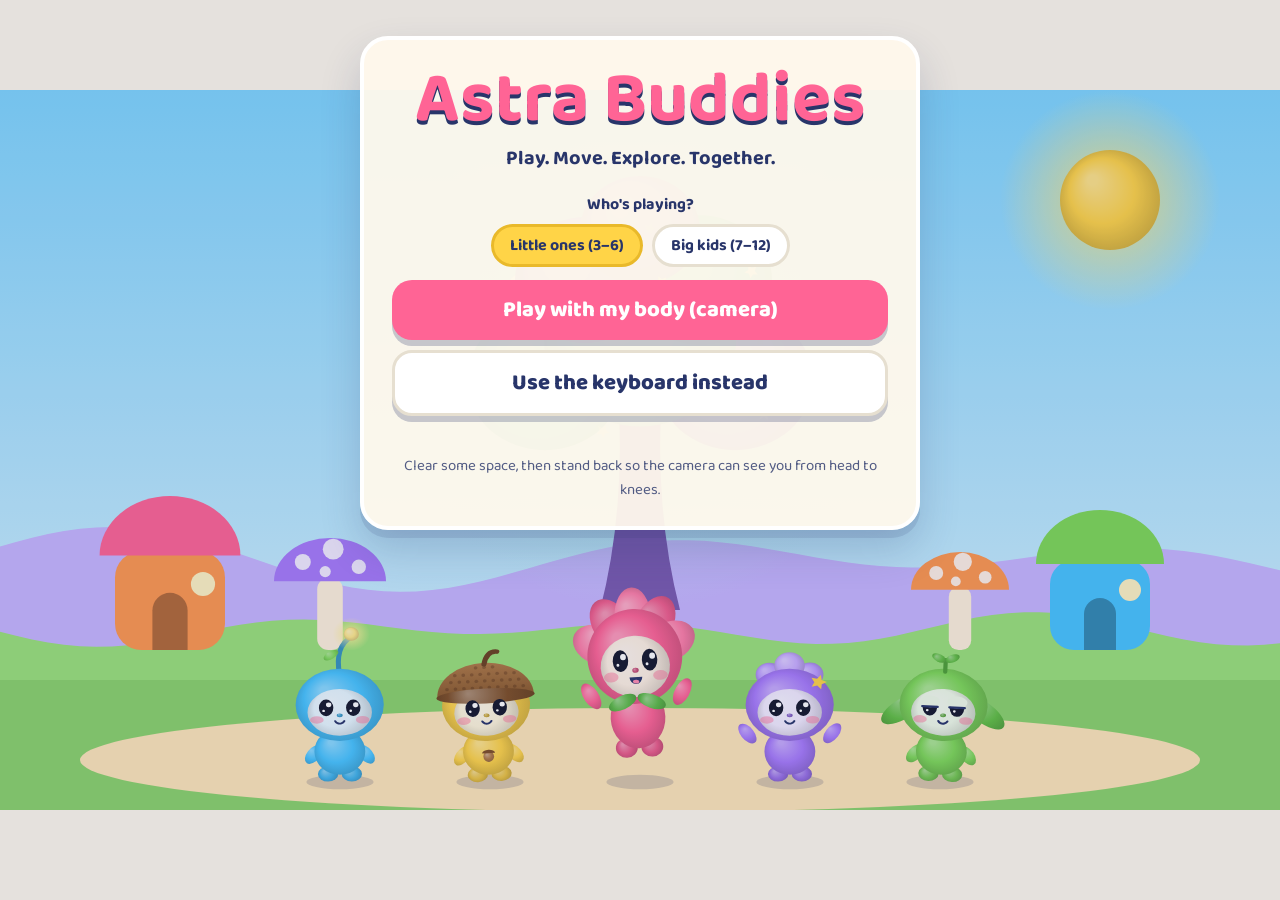
<file: archive/v1/index.html>
<!doctype html>
<html lang="en">
<head>
  <meta charset="utf-8">
  <meta name="viewport" content="width=device-width, initial-scale=1">
  <title>Astra Buddies</title>
  <link rel="preconnect" href="https://fonts.googleapis.com">
  <link rel="preconnect" href="https://fonts.gstatic.com" crossorigin>
  <link href="https://fonts.googleapis.com/css2?family=Baloo+2:wght@500;700;800&display=swap" rel="stylesheet">
  <link rel="stylesheet" href="style.css">
</head>
<body>
  <canvas id="stage"></canvas>
  <video id="cam" playsinline muted></video>

  <div id="preview" hidden>
    <canvas id="preview-canvas" width="320" height="240"></canvas>
    <div id="track-chip">Step into view</div>
  </div>

  <button id="btn-quit" class="quit" hidden aria-label="Back to menu">✕</button>
  <div id="lost-banner" hidden>We can't see you!<br><small>Step back so your whole body fits in the camera.</small></div>

  <section class="screen" id="screen-start">
    <div class="panel">
      <h1 class="logo">Astra Buddies</h1>
      <p class="tagline">Play. Move. Explore. Together.</p>
      <div class="age">
        <span>Who's playing?</span>
        <button class="chip on" data-age="little">Little ones (3–6)</button>
        <button class="chip" data-age="big">Big kids (7–12)</button>
      </div>
      <button id="btn-camera" class="big pink">Play with my body (camera)</button>
      <button id="btn-keys" class="big ghost">Use the keyboard instead</button>
      <p class="status" id="start-status" role="status"></p>
      <p class="note">Clear some space, then stand back so the camera can see you from head to knees.</p>
    </div>
  </section>

  <section class="screen" id="screen-pick" hidden>
    <div class="panel wide">
      <h2>Pick an adventure</h2>
      <div class="cards">
        <button class="card" data-game="hop">
          <span class="region blue">Bubble Bay</span>
          <strong>Poppy's Bubble Hop</strong>
          <span>The wobbly bubbles are rolling in! Jump to help Poppy hop over them.</span>
          <span class="moves">Move: jump</span>
        </button>
        <button class="card" data-game="freeze">
          <span class="region purple">Star Square</span>
          <strong>Mimi's Freeze Dance</strong>
          <span>Dance while the music plays. When it stops, freeze like a statue!</span>
          <span class="moves">Move: dance, freeze</span>
        </button>
      </div>
      <p class="note" id="controls-hint"></p>
      <button id="btn-back" class="link">← Change settings</button>
    </div>
  </section>

  <section class="screen" id="screen-results" hidden>
    <div class="panel">
      <h2 id="results-title"></h2>
      <div class="stars" id="results-stars"></div>
      <ul id="results-lines"></ul>
      <p class="message" id="results-message"></p>
      <div class="row">
        <button id="btn-again" class="big pink">Play again</button>
        <button id="btn-menu" class="big ghost">More games</button>
      </div>
    </div>
  </section>

  <script type="module" src="js/main.js"></script>
</body>
</html>
</file>
<file: archive/v1/style.css>
:root {
  --pink: #FF6495;
  --yellow: #FFD447;
  --blue: #48C5FF;
  --green: #7ED957;
  --purple: #A77BFA;
  --orange: #FF984F;
  --navy: #28356A;
  --cream: #FFF9ED;
}

* { box-sizing: border-box; }

html, body {
  margin: 0;
  height: 100%;
  overflow: hidden;
  background: var(--cream);
  color: var(--navy);
  font-family: "Baloo 2", system-ui, sans-serif;
}

#stage { position: fixed; inset: 0; width: 100%; height: 100%; display: block; }
#cam { display: none; }

.screen {
  position: fixed;
  inset: 0;
  display: flex;
  justify-content: center;
  align-items: flex-start;
  padding: 4vh 16px;
  overflow-y: auto;
  background: rgba(40, 53, 106, 0.12);
}
.screen[hidden] { display: none; }

.panel {
  width: 100%;
  max-width: 560px;
  padding: 24px 28px;
  border: 4px solid #fff;
  border-radius: 28px;
  background: rgba(255, 249, 237, 0.95);
  box-shadow: 0 8px 0 rgba(40, 53, 106, 0.12), 0 20px 40px rgba(40, 53, 106, 0.2);
  text-align: center;
}
.panel.wide { max-width: 760px; }

h2 { margin: 0 0 4px; font-size: 34px; line-height: 1.1; }

.logo {
  margin: 0;
  font-size: clamp(42px, 8vw, 72px);
  line-height: 1;
  color: var(--pink);
  text-shadow: 0 4px 0 var(--navy);
}
.tagline { margin: 6px 0 18px; font-size: 20px; font-weight: 700; }

button { font: inherit; color: inherit; cursor: pointer; border: 0; }
button:focus-visible { outline: 4px solid var(--orange); outline-offset: 3px; }

.age { margin-bottom: 10px; font-weight: 700; }
.age span { display: block; margin-bottom: 4px; }
.chip {
  margin: 3px;
  padding: 6px 16px;
  border: 3px solid #E6DFD0;
  border-radius: 999px;
  background: #fff;
  font-weight: 700;
}
.chip.on { background: var(--yellow); border-color: #E9B92A; }

.big {
  display: block;
  width: 100%;
  margin: 10px 0;
  padding: 12px 20px;
  border-radius: 20px;
  font-size: 22px;
  font-weight: 800;
  box-shadow: 0 6px 0 rgba(40, 53, 106, 0.25);
  transition: transform 0.08s, box-shadow 0.08s;
}
.big:active { transform: translateY(4px); box-shadow: 0 2px 0 rgba(40, 53, 106, 0.25); }
.big:disabled { opacity: 0.6; cursor: wait; }
.pink { background: var(--pink); color: #fff; }
.ghost { background: #fff; border: 3px solid #E6DFD0; }

.status { min-height: 1.4em; margin: 6px 0; font-weight: 700; }
.status.error { color: #D43D6B; }
.note { margin: 6px 0 0; font-size: 15px; opacity: 0.8; }

.cards {
  display: grid;
  grid-template-columns: repeat(auto-fit, minmax(240px, 1fr));
  gap: 16px;
  margin: 16px 0;
}
.card {
  display: flex;
  flex-direction: column;
  gap: 6px;
  padding: 18px;
  border: 4px solid transparent;
  border-radius: 22px;
  background: #fff;
  text-align: left;
  font-size: 17px;
  box-shadow: 0 6px 0 rgba(40, 53, 106, 0.15);
}
.card:hover { border-color: var(--orange); }
.card strong { font-size: 26px; line-height: 1.1; }
.region {
  align-self: flex-start;
  padding: 1px 12px;
  border-radius: 999px;
  color: #fff;
  font-size: 14px;
  font-weight: 800;
}
.region.blue { background: var(--blue); }
.region.purple { background: var(--purple); }
.moves { font-weight: 800; color: var(--orange); }

.link { background: none; text-decoration: underline; font-weight: 700; margin-top: 8px; }

.stars { font-size: 60px; letter-spacing: 8px; color: #E6DFD0; line-height: 1.2; }
.stars .lit { color: var(--yellow); text-shadow: 0 3px 0 #E0A800; }
#results-lines { margin: 8px 0; padding: 0; list-style: none; font-size: 20px; font-weight: 700; }
.message { font-size: 18px; }
.row { display: flex; gap: 12px; }
.row .big { flex: 1; }

#preview {
  position: fixed;
  right: 16px;
  bottom: 16px;
  width: min(240px, 30vw);
  overflow: hidden;
  border: 4px solid #fff;
  border-radius: 18px;
  background: #000;
  box-shadow: 0 8px 20px rgba(40, 53, 106, 0.3);
}
#preview canvas { display: block; width: 100%; height: auto; }
#track-chip {
  position: absolute;
  top: 6px;
  left: 6px;
  padding: 0 10px;
  border-radius: 999px;
  background: var(--orange);
  color: #fff;
  font-size: 13px;
  font-weight: 800;
}
#track-chip.ok { background: #3FAE2A; }

#lost-banner {
  position: fixed;
  top: 40%;
  left: 50%;
  max-width: calc(100% - 32px);
  padding: 18px 28px;
  transform: translate(-50%, -50%);
  border-radius: 24px;
  background: var(--orange);
  color: #fff;
  font-size: clamp(22px, 4vw, 36px);
  font-weight: 800;
  line-height: 1.15;
  text-align: center;
  box-shadow: 0 8px 0 rgba(40, 53, 106, 0.25);
}
#lost-banner small { font-size: 0.55em; font-weight: 700; }

.quit {
  position: fixed;
  bottom: 16px;
  left: 16px;
  width: 48px;
  height: 48px;
  border-radius: 50%;
  background: #fff;
  font-size: 22px;
  font-weight: 800;
  box-shadow: 0 4px 0 rgba(40, 53, 106, 0.2);
}

@media (max-width: 480px) {
  .panel { padding: 18px 16px; }
  .row { flex-direction: column; gap: 0; }
}
</file>
